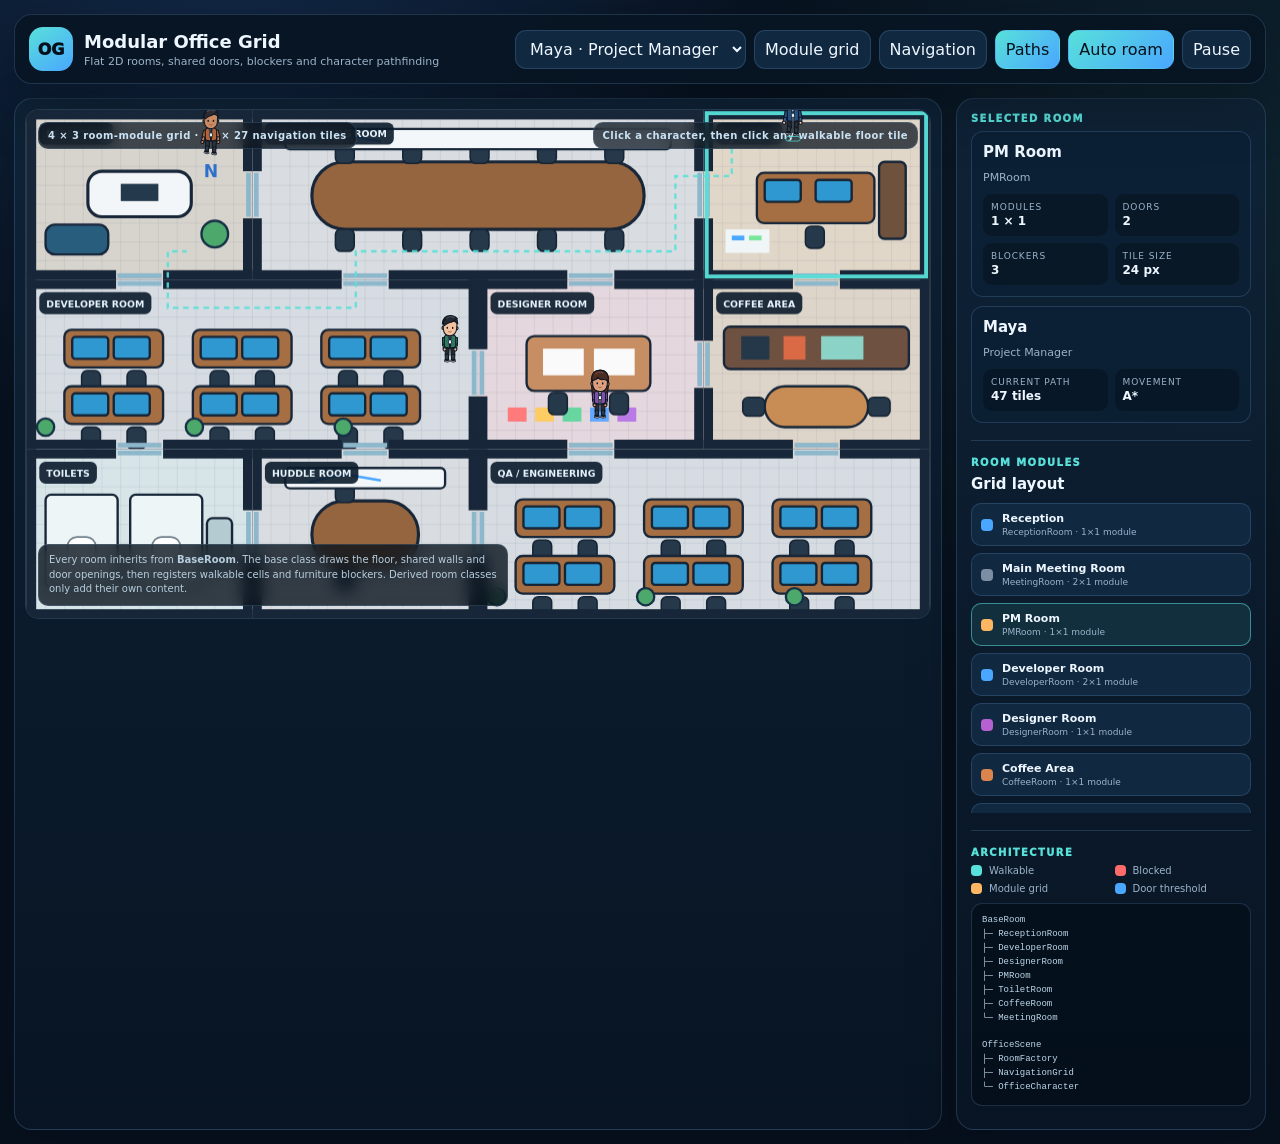
<file: modular-office-grid/index.html>
<!DOCTYPE html>
<html lang="en">
<head>
  <meta charset="UTF-8" />
  <meta name="viewport" content="width=device-width, initial-scale=1.0" />
  <title>Modular 2D Office Grid</title>
  <link rel="stylesheet" href="styles.css" />
</head>
<body>
  <div class="app">
    <header class="topbar">
      <div class="brand">
        <div class="brand-mark">OG</div>
        <div>
          <h1>Modular Office Grid</h1>
          <p>Flat 2D rooms, shared doors, blockers and character pathfinding</p>
        </div>
      </div>

      <div class="toolbar">
        <select id="characterSelect" aria-label="Selected character"></select>
        <button class="tool-button" id="toggleModules">Module grid</button>
        <button class="tool-button" id="toggleNavigation">Navigation</button>
        <button class="tool-button active" id="togglePaths">Paths</button>
        <button class="tool-button active" id="toggleRoam">Auto roam</button>
        <button class="tool-button" id="togglePause">Pause</button>
      </div>
    </header>

    <main class="workspace">
      <section class="scene-panel">
        <div class="canvas-shell">
          <canvas id="officeCanvas"></canvas>
          <div id="characterLayer" class="character-layer" aria-hidden="false"></div>

          <div class="canvas-hud">
            <span class="hud-chip">4 × 3 room-module grid · 48 × 27 navigation tiles</span>
            <span class="hud-chip">Click a character, then click any walkable floor tile</span>
          </div>

          <div class="canvas-help">
            Every room inherits from <strong>BaseRoom</strong>. The base class draws the
            floor, shared walls and door openings, then registers walkable cells and
            furniture blockers. Derived room classes only add their own content.
          </div>
        </div>
      </section>

      <aside class="side-panel">
        <section class="section">
          <p class="eyebrow">Selected room</p>
          <div class="info-card">
            <h2 class="info-title" id="roomName">Reception</h2>
            <p class="info-subtitle" id="roomClass">ReceptionRoom</p>

            <div class="info-grid">
              <div class="metric">
                <span>Modules</span>
                <strong id="roomModules">1 × 1</strong>
              </div>
              <div class="metric">
                <span>Doors</span>
                <strong id="roomDoors">0</strong>
              </div>
              <div class="metric">
                <span>Blockers</span>
                <strong id="roomBlockers">0</strong>
              </div>
              <div class="metric">
                <span>Tile size</span>
                <strong>24 px</strong>
              </div>
            </div>
          </div>

          <div class="info-card" style="margin-top:9px;">
            <h2 class="info-title" id="characterName">Maya</h2>
            <p class="info-subtitle" id="characterRole">Project Manager</p>
            <div class="info-grid">
              <div class="metric">
                <span>Current path</span>
                <strong id="characterPath">Idle</strong>
              </div>
              <div class="metric">
                <span>Movement</span>
                <strong>A*</strong>
              </div>
            </div>
          </div>
        </section>

        <section class="section">
          <p class="eyebrow">Room modules</p>
          <h2>Grid layout</h2>
          <div class="room-list" id="roomList"></div>
        </section>

        <section class="section">
          <p class="eyebrow">Architecture</p>
          <div class="legend">
            <div class="legend-item"><span class="legend-dot" style="background:#58e0da"></span>Walkable</div>
            <div class="legend-item"><span class="legend-dot" style="background:#ff6b6b"></span>Blocked</div>
            <div class="legend-item"><span class="legend-dot" style="background:#ffb662"></span>Module grid</div>
            <div class="legend-item"><span class="legend-dot" style="background:#4aa7ff"></span>Door threshold</div>
          </div>

          <pre class="architecture">BaseRoom
├─ ReceptionRoom
├─ DeveloperRoom
├─ DesignerRoom
├─ PMRoom
├─ ToiletRoom
├─ CoffeeRoom
└─ MeetingRoom

OfficeScene
├─ RoomFactory
├─ NavigationGrid
└─ OfficeCharacter</pre>
        </section>
      </aside>
    </main>
  </div>

  <script src="core.js"></script>
  <script src="rooms.js"></script>
  <script src="character.js"></script>
  <script src="scene.js"></script>
</body>
</html>
</file>
<file: modular-office-grid/styles.css>
:root {
  --bg: #07111f;
  --panel: #0b1d30;
  --panel-2: #102942;
  --line: rgba(135, 193, 255, .18);
  --text: #eef7ff;
  --muted: #9bb3c9;
  --cyan: #58e0da;
  --blue: #4aa7ff;
  --green: #78e79b;
  --orange: #ffb662;
}

* {
  box-sizing: border-box;
}

html,
body {
  margin: 0;
  min-height: 100%;
  color: var(--text);
  background:
    radial-gradient(circle at 18% -10%, rgba(68, 149, 255, .2), transparent 36rem),
    radial-gradient(circle at 95% 18%, rgba(88, 224, 218, .1), transparent 32rem),
    var(--bg);
  font-family: Inter, ui-sans-serif, system-ui, -apple-system, BlinkMacSystemFont, "Segoe UI", sans-serif;
}

button,
select,
input {
  font: inherit;
}

button {
  cursor: pointer;
}

.app {
  width: min(1540px, 100%);
  margin: 0 auto;
  padding: 14px;
}

.topbar {
  display: flex;
  align-items: center;
  gap: 14px;
  min-height: 68px;
  padding: 12px 14px;
  border: 1px solid var(--line);
  border-radius: 18px;
  background: rgba(8, 21, 35, .92);
  box-shadow: 0 20px 60px rgba(0, 0, 0, .28);
  backdrop-filter: blur(14px);
}

.brand {
  display: flex;
  align-items: center;
  gap: 11px;
  min-width: 290px;
}

.brand-mark {
  width: 44px;
  height: 44px;
  display: grid;
  place-items: center;
  border-radius: 14px;
  color: #04111d;
  background: linear-gradient(145deg, var(--cyan), var(--blue));
  font-weight: 950;
}

.brand h1 {
  margin: 0;
  font-size: 18px;
}

.brand p {
  margin: 3px 0 0;
  color: var(--muted);
  font-size: 11px;
}

.toolbar {
  display: flex;
  flex-wrap: wrap;
  justify-content: flex-end;
  gap: 8px;
  margin-left: auto;
}

.tool-button,
select {
  min-height: 38px;
  padding: 8px 10px;
  border: 1px solid var(--line);
  border-radius: 11px;
  color: var(--text);
  background: #102840;
}

.tool-button.active {
  color: #04111d;
  border-color: transparent;
  background: linear-gradient(135deg, var(--cyan), var(--blue));
}

.workspace {
  display: grid;
  grid-template-columns: minmax(0, 1fr) 310px;
  gap: 14px;
  margin-top: 14px;
}

.scene-panel,
.side-panel {
  border: 1px solid var(--line);
  border-radius: 18px;
  background: linear-gradient(180deg, rgba(15, 35, 55, .97), rgba(8, 21, 35, .97));
  box-shadow: 0 18px 52px rgba(0, 0, 0, .22);
}

.scene-panel {
  min-width: 0;
  padding: 10px;
}

.canvas-shell {
  position: relative;
  width: 100%;
  aspect-ratio: 16 / 9;
  min-height: 420px;
  overflow: hidden;
  border: 1px solid rgba(144, 202, 255, .2);
  border-radius: 14px;
  background: #081522;
}

canvas {
  width: 100%;
  height: 100%;
  display: block;
  touch-action: none;
}

.canvas-hud {
  position: absolute;
  inset: 12px 12px auto 12px;
  display: flex;
  align-items: flex-start;
  justify-content: space-between;
  gap: 10px;
  pointer-events: none;
}

.hud-chip {
  max-width: min(420px, 72%);
  padding: 7px 9px;
  border: 1px solid rgba(137, 199, 255, .18);
  border-radius: 10px;
  color: #c9e1f2;
  background: rgba(5, 15, 25, .72);
  font-size: 10px;
  font-weight: 850;
  letter-spacing: .04em;
  backdrop-filter: blur(8px);
}

.canvas-help {
  position: absolute;
  left: 12px;
  bottom: 12px;
  max-width: min(470px, calc(100% - 24px));
  padding: 8px 10px;
  border: 1px solid rgba(137, 199, 255, .18);
  border-radius: 10px;
  color: #b7cede;
  background: rgba(5, 15, 25, .78);
  font-size: 10px;
  line-height: 1.45;
  pointer-events: none;
  backdrop-filter: blur(8px);
}

.side-panel {
  padding: 14px;
}

.section + .section {
  margin-top: 17px;
  padding-top: 16px;
  border-top: 1px solid var(--line);
}

.eyebrow {
  margin: 0 0 7px;
  color: var(--cyan);
  font-size: 10px;
  font-weight: 950;
  letter-spacing: .14em;
  text-transform: uppercase;
}

.section h2 {
  margin: 0 0 10px;
  font-size: 15px;
}

.info-card {
  padding: 11px;
  border: 1px solid var(--line);
  border-radius: 12px;
  background: rgba(12, 33, 53, .72);
}

.info-title {
  margin: 0;
  font-size: 14px;
}

.info-subtitle {
  margin: 4px 0 0;
  color: var(--muted);
  font-size: 11px;
}

.info-grid {
  display: grid;
  grid-template-columns: 1fr 1fr;
  gap: 7px;
  margin-top: 10px;
}

.metric {
  padding: 8px;
  border-radius: 9px;
  background: rgba(5, 16, 27, .48);
}

.metric span {
  display: block;
  color: var(--muted);
  font-size: 9px;
  text-transform: uppercase;
  letter-spacing: .1em;
}

.metric strong {
  display: block;
  margin-top: 2px;
  font-size: 12px;
}

.room-list {
  display: grid;
  gap: 7px;
  max-height: 310px;
  overflow: auto;
}

.room-button {
  display: flex;
  align-items: center;
  gap: 9px;
  width: 100%;
  padding: 8px 9px;
  border: 1px solid var(--line);
  border-radius: 10px;
  color: var(--text);
  background: #102840;
  text-align: left;
}

.room-button.active {
  border-color: rgba(88, 224, 218, .55);
  background: rgba(88, 224, 218, .1);
}

.room-swatch {
  width: 12px;
  height: 12px;
  flex: 0 0 auto;
  border-radius: 4px;
}

.room-button strong,
.room-button small {
  display: block;
}

.room-button strong {
  font-size: 11px;
}

.room-button small {
  margin-top: 2px;
  color: var(--muted);
  font-size: 9px;
}

.legend {
  display: grid;
  grid-template-columns: 1fr 1fr;
  gap: 7px;
}

.legend-item {
  display: flex;
  align-items: center;
  gap: 7px;
  color: var(--muted);
  font-size: 10px;
}

.legend-dot {
  width: 11px;
  height: 11px;
  border-radius: 4px;
}

.architecture {
  padding: 10px;
  overflow: auto;
  border: 1px solid var(--line);
  border-radius: 11px;
  color: #bdd6e8;
  background: rgba(4, 14, 24, .68);
  font: 9px/1.55 ui-monospace, SFMono-Regular, Menlo, Consolas, monospace;
  white-space: pre;
}

@media (max-width: 1080px) {
  .workspace {
    grid-template-columns: 1fr;
  }

  .side-panel {
    display: grid;
    grid-template-columns: 1fr 1fr;
    gap: 16px;
  }

  .side-panel .section + .section {
    margin: 0;
    padding: 0 0 0 16px;
    border-top: 0;
    border-left: 1px solid var(--line);
  }

  .side-panel .section:last-child {
    grid-column: 1 / -1;
    padding: 16px 0 0;
    border-left: 0;
    border-top: 1px solid var(--line);
  }
}

@media (max-width: 720px) {
  .app {
    padding: 8px;
  }

  .topbar {
    align-items: flex-start;
    flex-direction: column;
  }

  .brand {
    min-width: 0;
  }

  .toolbar {
    justify-content: flex-start;
    margin-left: 0;
  }

  .canvas-shell {
    min-height: 360px;
    aspect-ratio: 4 / 3;
  }

  .side-panel {
    display: block;
  }

  .side-panel .section + .section {
    margin-top: 16px;
    padding: 16px 0 0;
    border-left: 0;
    border-top: 1px solid var(--line);
  }

  .side-panel .section:last-child {
    grid-column: auto;
  }

  .hud-chip:nth-child(2) {
    display: none;
  }
}

.character-layer {
  position: absolute;
  inset: 0;
  z-index: 4;
  pointer-events: none;
}

.rig-actor {
  --actor-scale: .24;
  --jacket: #264f82;
  --jacket-light: #34649f;
  --hair: #222831;
  --hair-highlight: #3d4651;
  --skin: #ffc49d;
  --skin-dark: #f1b58d;
  --pants: #232b36;
  position: absolute;
  left: 0;
  top: 0;
  width: 178px;
  height: 223px;
  transform: translate(-50%, -91%) scale(var(--actor-scale));
  transform-origin: 50% 91%;
  pointer-events: auto;
  user-select: none;
  touch-action: none;
}

.rig-actor .actor-ring {
  position: absolute;
  left: 50%;
  bottom: 7px;
  width: 58px;
  height: 20px;
  border-radius: 999px;
  transform: translateX(-50%);
  border: 3px solid rgba(88,224,218,.95);
  box-shadow: 0 0 0 2px rgba(3,12,22,.4) inset;
  opacity: 0;
}

.rig-actor.selected .actor-ring {
  opacity: 1;
}

.rig-svg {
  display: block;
  width: 100%;
  height: 100%;
  overflow: visible;
}

.rig-part {
  stroke: #101722;
  stroke-width: 4;
  stroke-linecap: round;
  stroke-linejoin: round;
  vector-effect: non-scaling-stroke;
}

.rig-actor .hair { fill: var(--hair); }
.rig-actor .hair-highlight {
  fill: none;
  stroke: var(--hair-highlight);
  stroke-width: 5;
  stroke-linecap: round;
  opacity: .9;
  vector-effect: non-scaling-stroke;
}
.rig-actor .skin { fill: var(--skin-dark); }
.rig-actor .skin-light { fill: var(--skin); }
.rig-actor .jacket { fill: var(--jacket); }
.rig-actor .jacket-light { fill: var(--jacket-light); }
.rig-actor .shirt { fill: #f8f7f1; }
.rig-actor .pants { fill: var(--pants); }
.rig-actor .pants-light { fill: #303a47; }
.rig-actor .shoe { fill: #111821; }
.rig-actor .lanyard {
  fill: none;
  stroke: #1d334d;
  stroke-width: 3;
  stroke-linecap: round;
  vector-effect: non-scaling-stroke;
}
.rig-actor .badge-card {
  fill: #f6fbff;
  stroke: #101722;
  stroke-width: 3;
  vector-effect: non-scaling-stroke;
}
.rig-actor .eye-open { fill: #111720; }
.rig-actor .eye-closed {
  display: none;
  fill: none;
  stroke: #111720;
  stroke-width: 3;
  stroke-linecap: round;
  vector-effect: non-scaling-stroke;
}
.rig-actor.blink .eye-open { display: none; }
.rig-actor.blink .eye-closed { display: block; }
.rig-actor .mouth {
  fill: none;
  stroke: #9b4f43;
  stroke-width: 2.8;
  stroke-linecap: round;
  vector-effect: non-scaling-stroke;
}
.rig-actor[data-gender="female"] .male-only,
.rig-actor[data-gender="male"] .female-only { display: none; }
.rig-actor[data-gender="female"] .female-only,
.rig-actor[data-gender="male"] .male-only { display: inline; }
</file>
